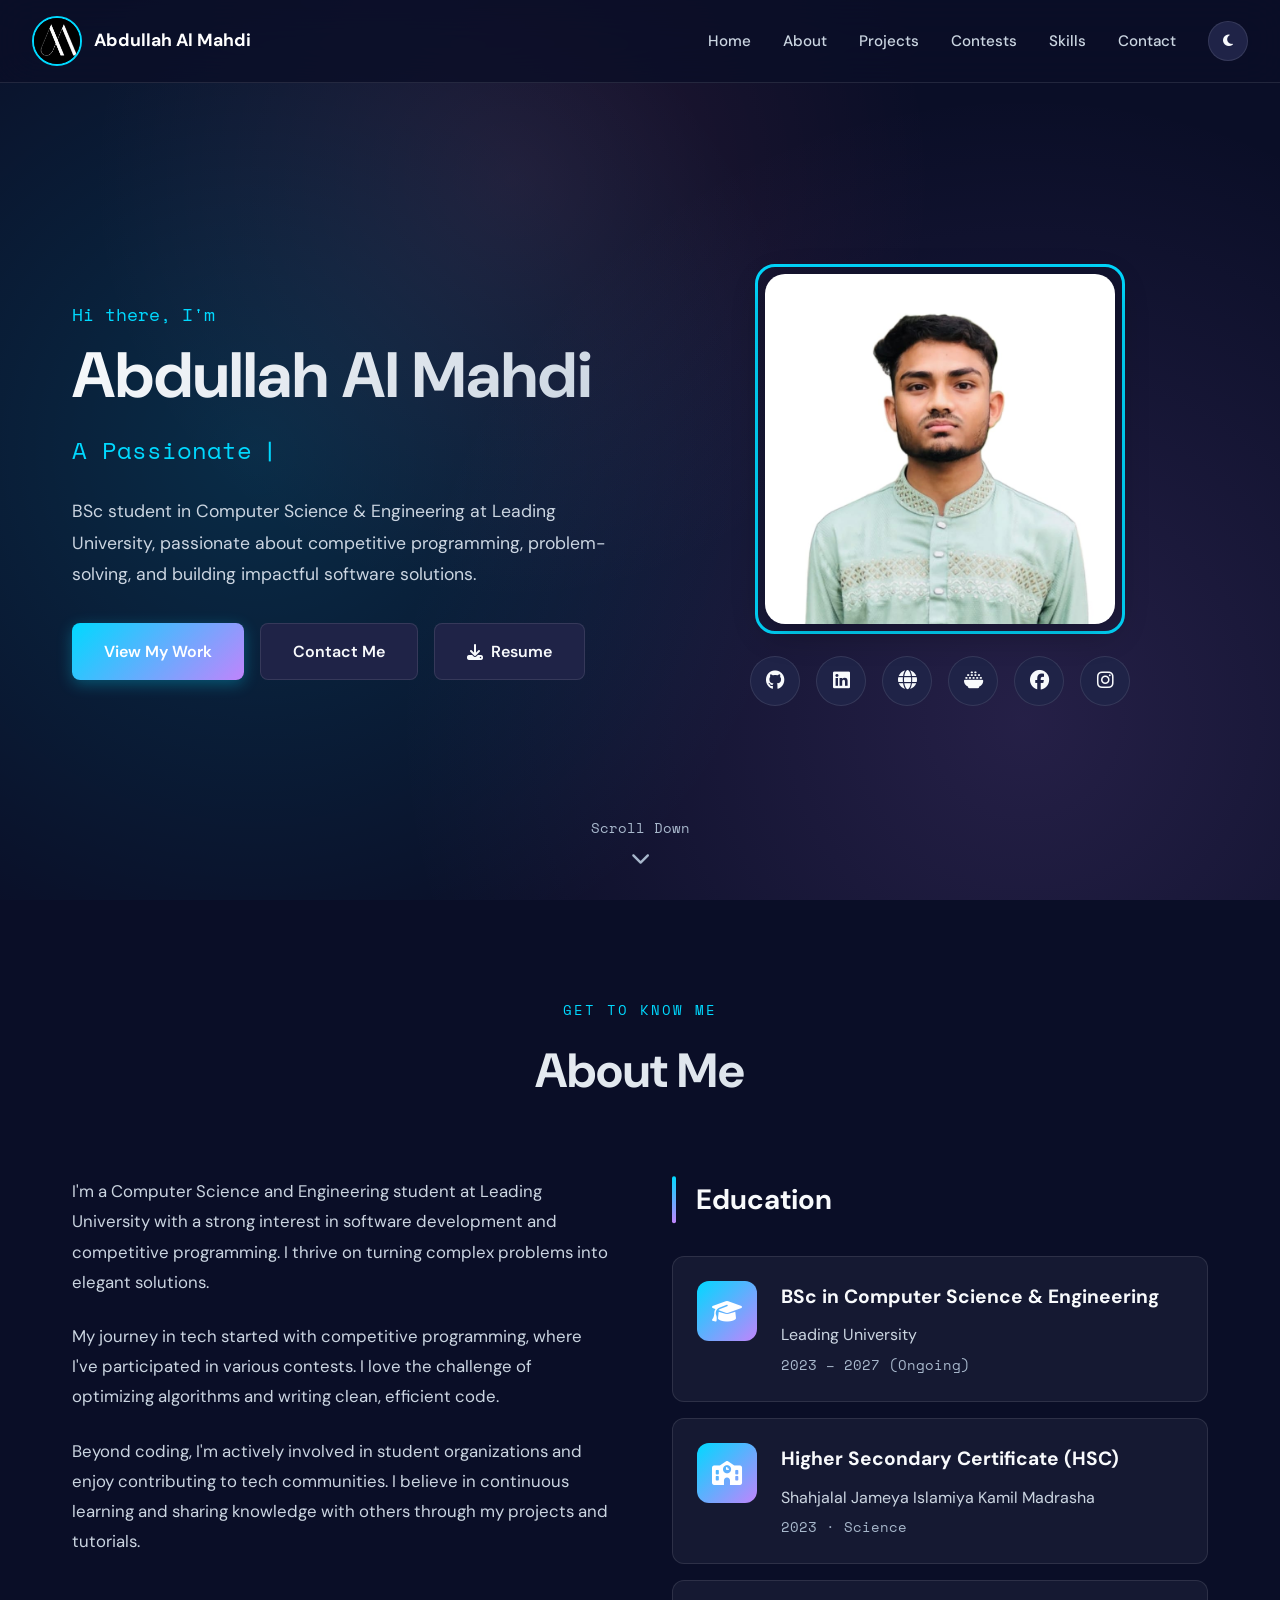
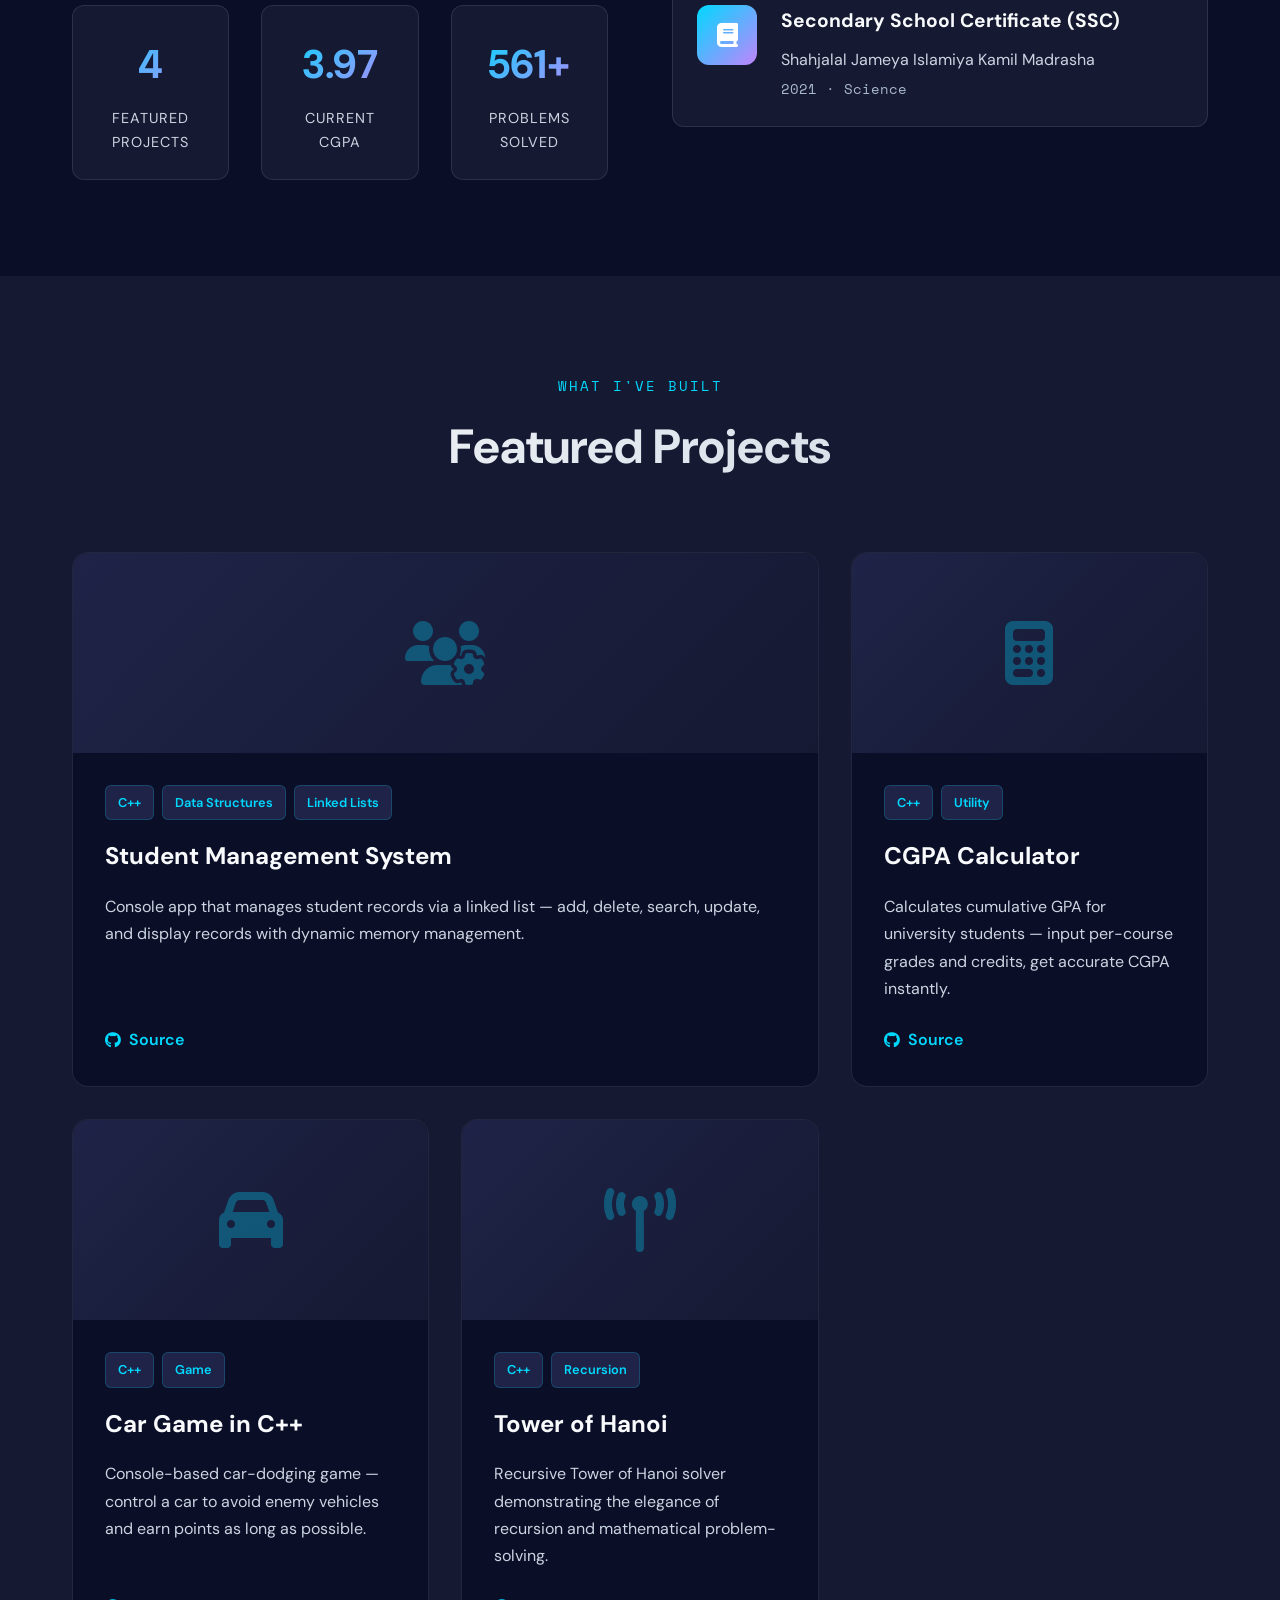
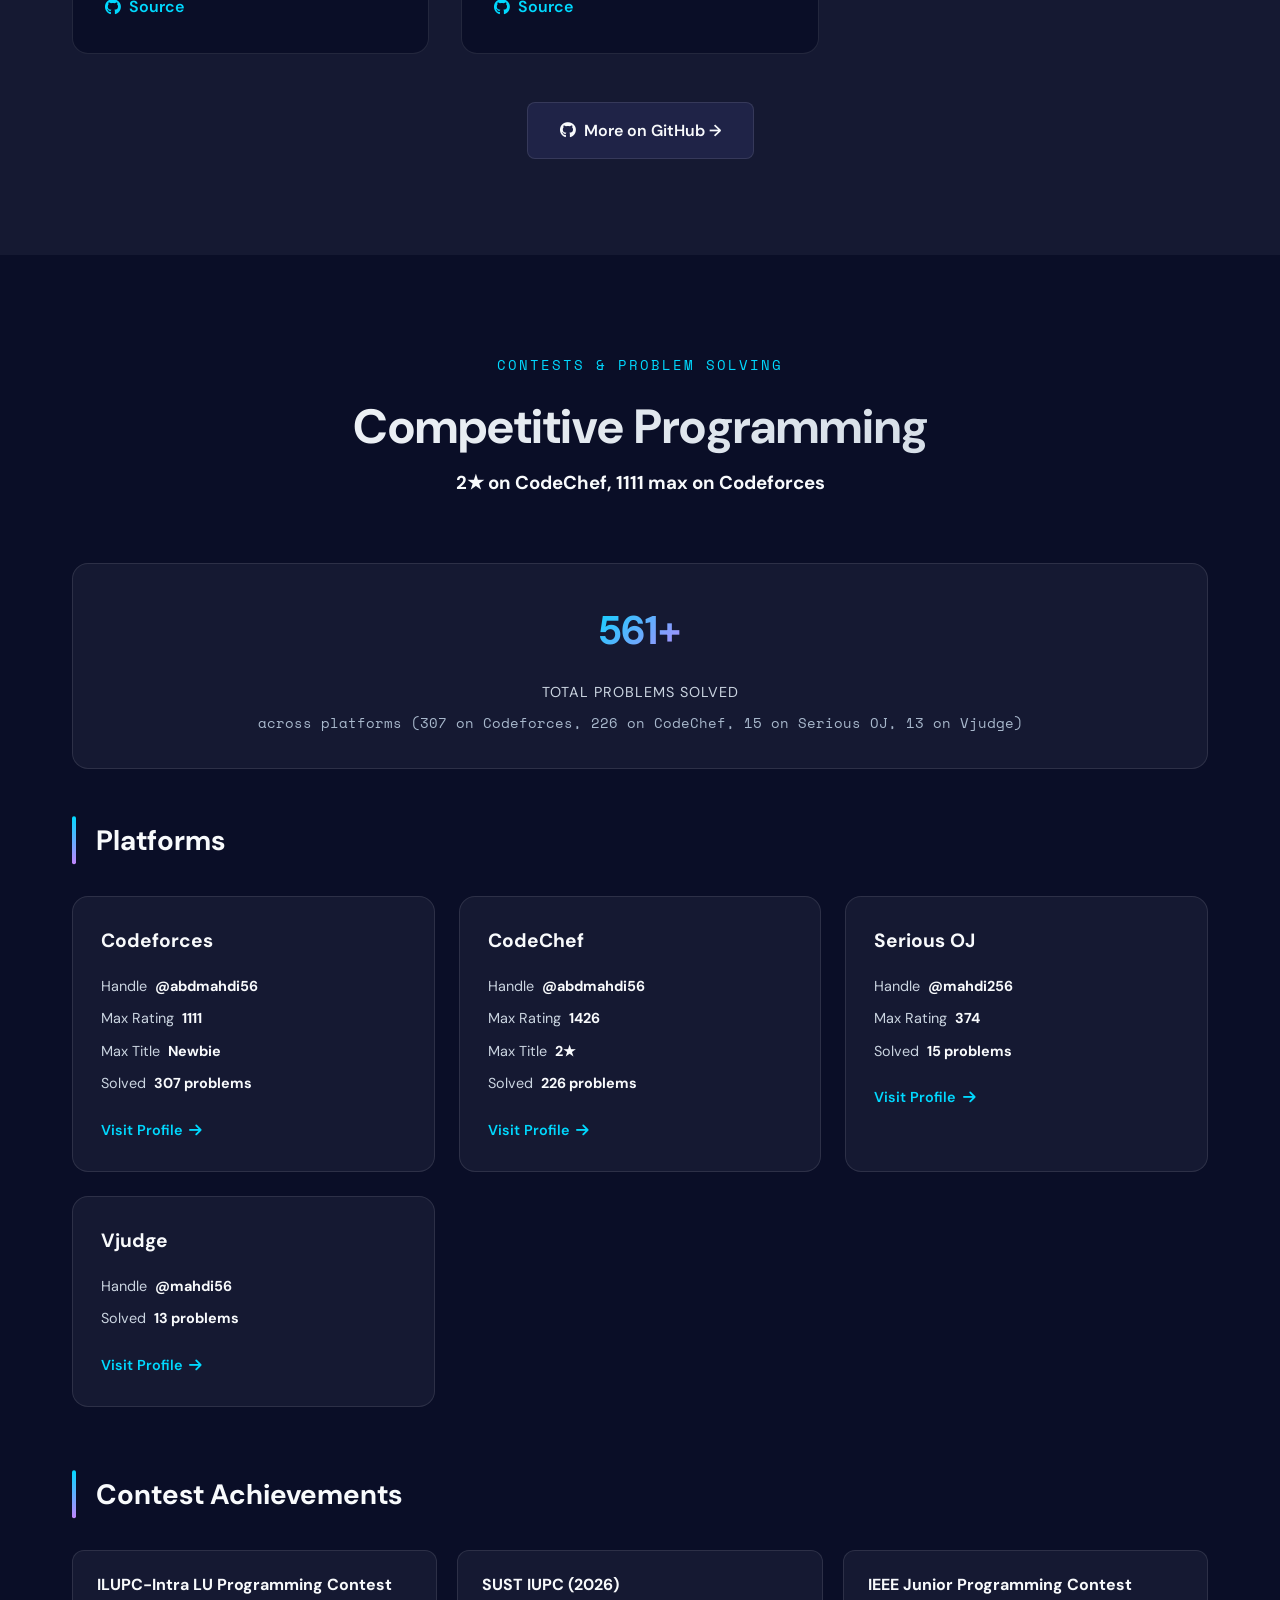
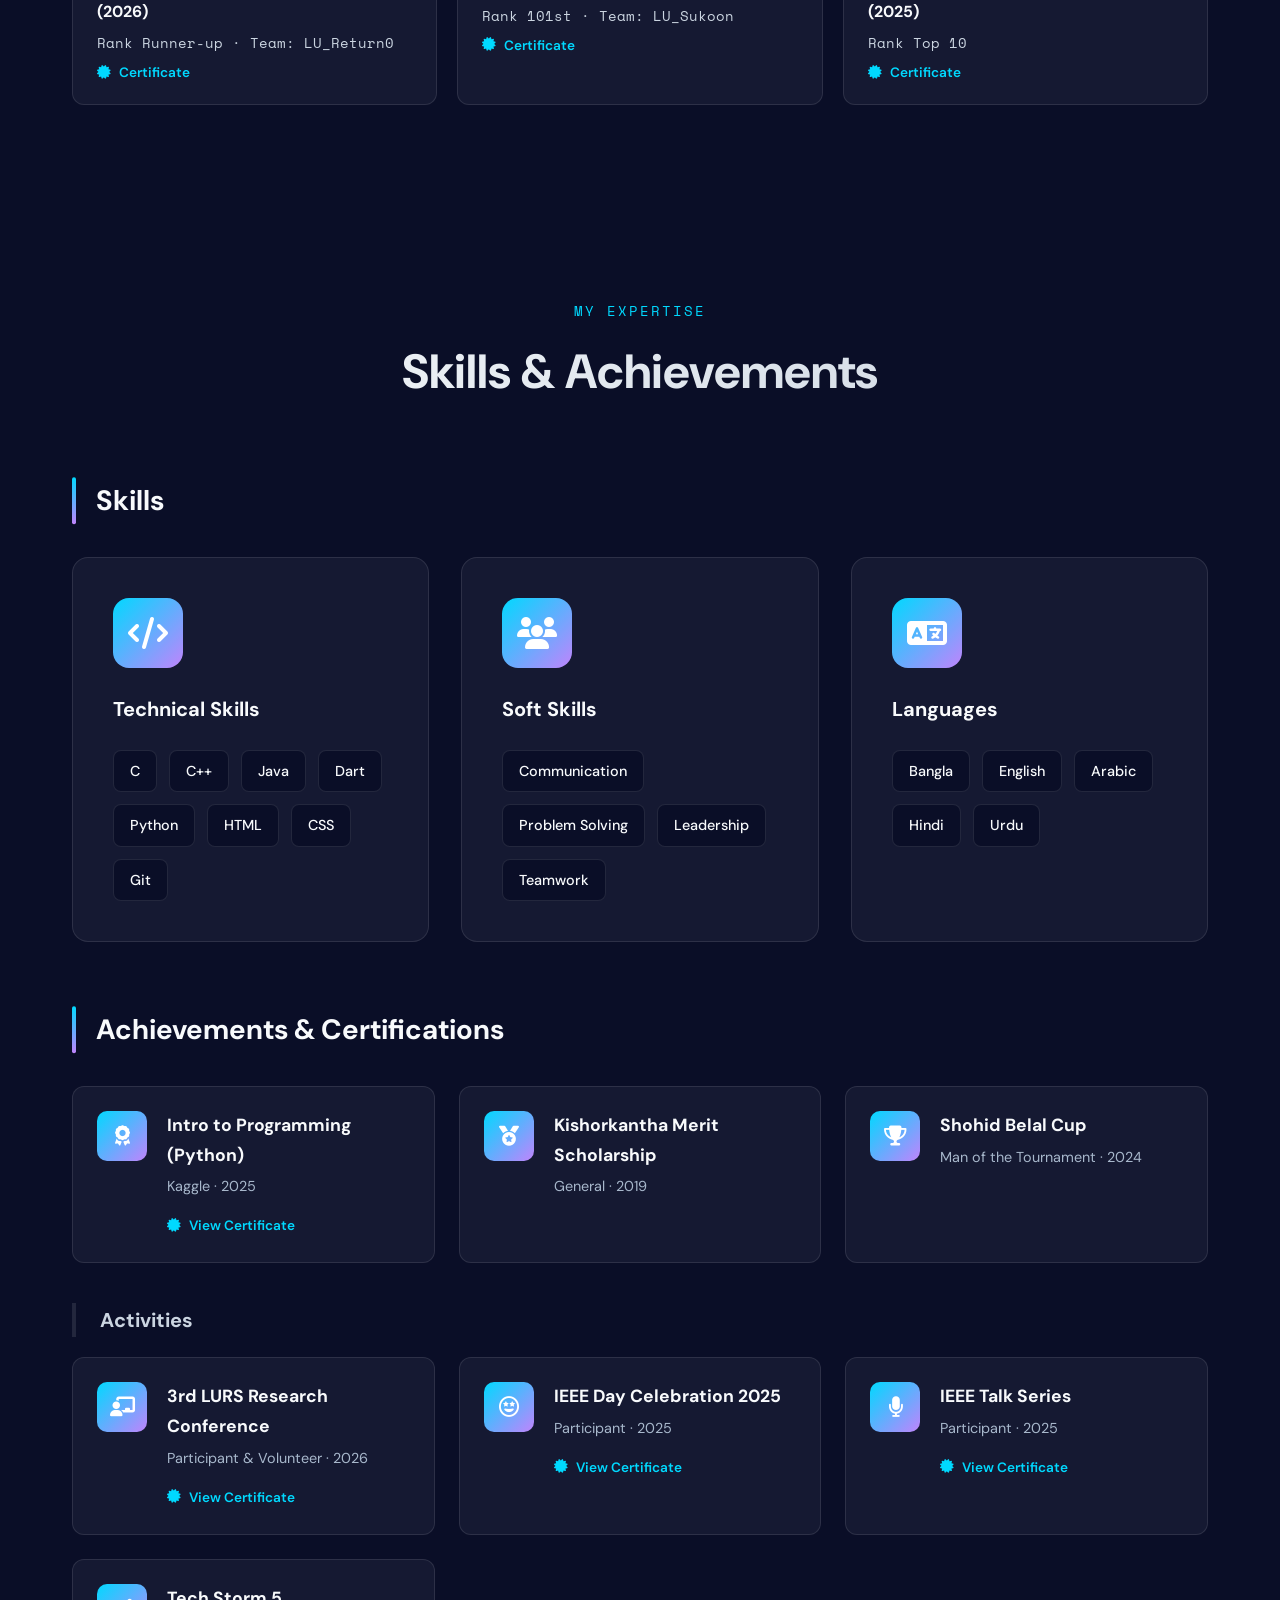
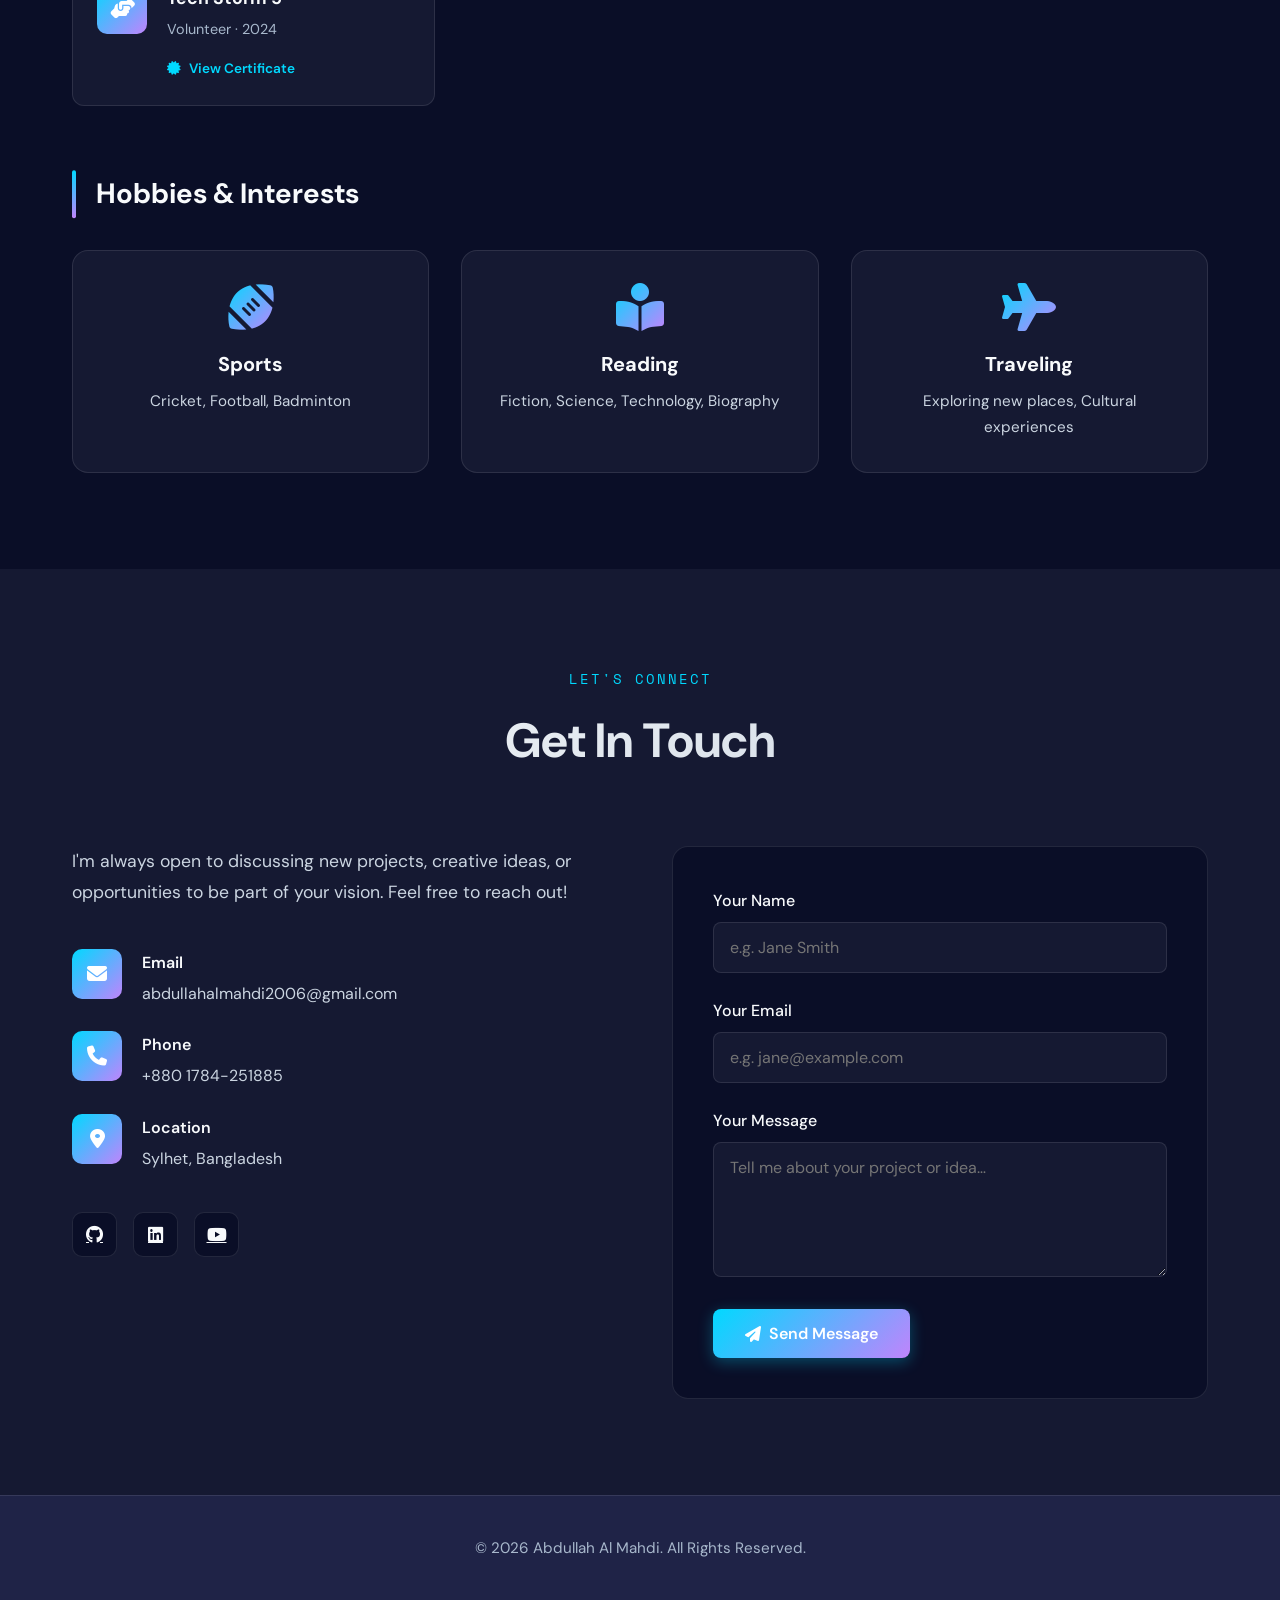
<file: index.html>
<!DOCTYPE html>
<html lang="en">
<head>
  <meta charset="UTF-8">
  <meta name="viewport" content="width=device-width, initial-scale=1.0">
  <title>Abdullah Al Mahdi — CSE Student &amp; Competitive Programmer</title>

  <!-- SEO / Social -->
  <meta name="description" content="Abdullah Al Mahdi — BSc CSE student at Leading University, competitive programmer, and software developer based in Sylhet, Bangladesh.">
  <link rel="canonical" href="https://abdmahdi.tech/">
  <meta name="theme-color" content="#0A0E27">

  <!-- Open Graph -->
  <meta property="og:type"        content="website">
  <meta property="og:url"         content="https://abdmahdi.tech/">
  <meta property="og:title"       content="Abdullah Al Mahdi — CSE Student &amp; Competitive Programmer">
  <meta property="og:description" content="BSc CSE student, competitive programmer, and software developer based in Sylhet, Bangladesh.">
  <meta property="og:image"       content="https://abdmahdi.tech/img/og.png">
  <!-- TODO: Create /img/og.png — a 1200×630 px branded card (name, title, photo). -->

  <!-- Twitter Card -->
  <meta name="twitter:card"        content="summary_large_image">
  <meta name="twitter:title"       content="Abdullah Al Mahdi — CSE Student &amp; Competitive Programmer">
  <meta name="twitter:description" content="BSc CSE student, competitive programmer, and software developer based in Sylhet, Bangladesh.">
  <meta name="twitter:image"       content="https://abdmahdi.tech/img/og.png">

  <!-- Structured Data -->
  <script type="application/ld+json">
  {
    "@context": "https://schema.org",
    "@type": "Person",
    "name": "Abdullah Al Mahdi",
    "url": "https://abdmahdi.tech/",
    "image": "https://abdmahdi.tech/img/me.jpg",
    "jobTitle": "BSc CSE Student & Competitive Programmer",
    "alumniOf": {
      "@type": "CollegeOrUniversity",
      "name": "Leading University"
    },
    "address": {
      "@type": "PostalAddress",
      "addressLocality": "Sylhet",
      "addressCountry": "BD"
    },
    "sameAs": [
      "https://github.com/abdmahdi56",
      "https://www.linkedin.com/in/abdullah-al-mahdi-02892b32a/",
      "https://codeforces.com/profile/abdmahdi56",
      "https://www.codechef.com/users/abdmahdi56"
    ]
  }
  </script>

  <link rel="preconnect" href="https://fonts.googleapis.com">
  <link rel="preconnect" href="https://fonts.gstatic.com" crossorigin>
  <link href="https://fonts.googleapis.com/css2?family=DM+Sans:wght@400;500;700&family=Space+Mono:wght@400;700&display=swap" rel="stylesheet">
  <link rel="stylesheet" href="https://cdnjs.cloudflare.com/ajax/libs/font-awesome/6.4.0/css/all.min.css">
  <link rel="stylesheet" href="style.css">
</head>
<body>

  <!-- Skip to main content (accessibility) -->
  <a class="skip-link" href="#main-content">Skip to main content</a>

  <!-- Navigation -->
  <nav class="nav" id="navbar" aria-label="Primary navigation">
    <div class="nav-container">
      <a class="nav-brand" href="#hero" aria-label="Abdullah Al Mahdi — home">
        <img src="img/logo.jpg" alt="AM Logo" class="nav-logo" width="50" height="50">
        <span class="nav-name">Abdullah Al Mahdi</span>
      </a>

      <button class="nav-toggle" id="navToggle" aria-label="Open navigation menu" aria-expanded="false" aria-controls="navMenu">
        <span></span>
        <span></span>
        <span></span>
      </button>

      <ul class="nav-menu" id="navMenu" role="list">
        <li><a href="#hero"     class="nav-link">Home</a></li>
        <li><a href="#about"    class="nav-link">About</a></li>
        <li><a href="#projects" class="nav-link">Projects</a></li>
        <li><a href="#cp"       class="nav-link">Contests</a></li>
        <li><a href="#skills"   class="nav-link">Skills</a></li>
        <li><a href="#contact"  class="nav-link">Contact</a></li>
        <li>
          <button class="theme-toggle" id="themeToggle" aria-label="Switch to light mode">
            <i class="fas fa-moon" aria-hidden="true"></i>
          </button>
        </li>
      </ul>
    </div>
  </nav>

  <!-- Hero Section -->
  <section class="hero" id="hero" aria-labelledby="hero-heading">
    <div class="hero-background" aria-hidden="true"></div>
    <div class="hero-content" id="main-content">
      <div class="hero-text">
        <p class="hero-greeting">Hi there, I'm</p>
        <h1 class="hero-title" id="hero-heading">Abdullah Al Mahdi</h1>
        <div class="hero-subtitle" aria-live="polite" aria-atomic="true">
          <span class="typing-text" id="typingText"></span>
          <span class="cursor" aria-hidden="true">|</span>
        </div>
        <p class="hero-description">
          BSc student in Computer Science &amp; Engineering at Leading University, passionate about competitive programming, problem-solving, and building impactful software solutions.
        </p>
        <div class="hero-cta">
          <a href="#projects" class="btn btn-primary">View My Work</a>
          <a href="#contact"  class="btn btn-secondary">Contact Me</a>
          <a href="resume.pdf" class="btn btn-secondary" download>
            <i class="fas fa-download" aria-hidden="true"></i> Resume
          </a>
        </div>
      </div>
      <div class="hero-image">
        <div class="image-wrapper">
          <img src="img/me.jpg" alt="Abdullah Al Mahdi smiling, a CSE student from Sylhet, Bangladesh">
          <div class="image-border" aria-hidden="true"></div>
        </div>
        <div class="social-links" aria-label="Social profiles">
          <a href="https://github.com/abdmahdi56" target="_blank" rel="noopener noreferrer"
             aria-label="GitHub profile of abdmahdi56">
            <i class="fab fa-github" aria-hidden="true"></i>
          </a>
          <a href="https://www.linkedin.com/in/abdullah-al-mahdi-02892b32a/" target="_blank" rel="noopener noreferrer"
             aria-label="LinkedIn profile of Abdullah Al Mahdi">
            <i class="fab fa-linkedin" aria-hidden="true"></i>
          </a>
          <a href="https://codeforces.com/profile/abdmahdi56" target="_blank" rel="noopener noreferrer"
             aria-label="Codeforces profile — abdmahdi56">
            <i class="fa-solid fa-globe" aria-hidden="true"></i>
          </a>
          <a href="https://www.codechef.com/users/abdmahdi56" target="_blank" rel="noopener noreferrer"
             aria-label="CodeChef profile — abdmahdi56">
            <i class="fa-solid fa-bowl-rice" aria-hidden="true"></i>
          </a>
          <a href="https://web.facebook.com/abdullahalmahdi2006" target="_blank" rel="noopener noreferrer"
             aria-label="Facebook profile of Abdullah Al Mahdi">
            <i class="fab fa-facebook" aria-hidden="true"></i>
          </a>
          <a href="https://www.instagram.com/abdullahalmahdi56/" target="_blank" rel="noopener noreferrer"
             aria-label="Instagram profile of Abdullah Al Mahdi">
            <i class="fab fa-instagram" aria-hidden="true"></i>
          </a>
        </div>
      </div>
    </div>
    <div class="scroll-indicator" aria-hidden="true">
      <span>Scroll Down</span>
      <i class="fas fa-chevron-down"></i>
    </div>
  </section>

  <!-- About Section -->
  <section class="about section" id="about" aria-labelledby="about-heading">
    <div class="container">
      <div class="section-header">
        <span class="section-label">Get to know me</span>
        <h2 class="section-title" id="about-heading">About Me</h2>
      </div>

      <div class="about-grid">
        <div class="about-content">
          <p>I'm a Computer Science and Engineering student at Leading University with a strong interest in software development and competitive programming. I thrive on turning complex problems into elegant solutions.</p>

          <p>My journey in tech started with competitive programming, where I've participated in various contests. I love the challenge of optimizing algorithms and writing clean, efficient code.</p>

          <p>Beyond coding, I'm actively involved in student organizations and enjoy contributing to tech communities. I believe in continuous learning and sharing knowledge with others through my projects and tutorials.</p>

          <div class="about-stats">
            <div class="stat-item">
              <span class="stat-number">4</span>
              <span class="stat-label">Featured Projects</span>
            </div>
            <div class="stat-item">
              <span class="stat-number">3.97</span>
              <span class="stat-label">Current CGPA</span>
            </div>
            <div class="stat-item">
              <span class="stat-number" id="stat-solved">550+</span>
              <span class="stat-label">Problems Solved</span>
            </div>
          </div>
        </div>

        <div class="about-education">
          <h3 class="subsection-title">Education</h3>

          <div class="education-item">
            <div class="edu-icon" aria-hidden="true">
              <i class="fas fa-graduation-cap"></i>
            </div>
            <div class="edu-content">
              <h4>BSc in Computer Science &amp; Engineering</h4>
              <p class="edu-institution">Leading University</p>
              <p class="edu-year">2023 – 2027 (Ongoing)</p>
            </div>
          </div>

          <div class="education-item">
            <div class="edu-icon" aria-hidden="true">
              <i class="fas fa-school"></i>
            </div>
            <div class="edu-content">
              <h4>Higher Secondary Certificate (HSC)</h4>
              <p class="edu-institution">Shahjalal Jameya Islamiya Kamil Madrasha</p>
              <p class="edu-year">2023 · Science</p>
            </div>
          </div>

          <div class="education-item">
            <div class="edu-icon" aria-hidden="true">
              <i class="fas fa-book"></i>
            </div>
            <div class="edu-content">
              <h4>Secondary School Certificate (SSC)</h4>
              <p class="edu-institution">Shahjalal Jameya Islamiya Kamil Madrasha</p>
              <p class="edu-year">2021 · Science</p>
            </div>
          </div>
        </div>
      </div>
    </div>
  </section>

  <!-- Projects Section -->
  <section class="projects section" id="projects" aria-labelledby="projects-heading">
    <div class="container">
      <div class="section-header">
        <span class="section-label">What I've built</span>
        <h2 class="section-title" id="projects-heading">Featured Projects</h2>
      </div>

      <div class="projects-grid">

        <!-- Project 1 -->
        <article class="project-card featured">
          <div class="project-image" aria-hidden="true">
            <!-- TODO: Add screenshot img/screenshots/student-management.png (16:9, ≤200 KB) -->
            <div class="project-overlay"></div>
            <i class="fas fa-users-cog project-icon"></i>
          </div>
          <div class="project-content">
            <div class="project-tags" aria-label="Technologies used">
              <span class="tag">C++</span>
              <span class="tag">Data Structures</span>
              <span class="tag">Linked Lists</span>
            </div>
            <h3 class="project-title">Student Management System</h3>
            <p class="project-description">
              Console app that manages student records via a linked list — add, delete, search, update, and display records with dynamic memory management.
            </p>
            <div class="project-links">
              <a href="https://github.com/abdmahdi56/Student-Management-System-By-Linklist"
                 target="_blank" rel="noopener noreferrer"
                 class="project-link"
                 aria-label="View Student Management System source code on GitHub">
                <i class="fab fa-github" aria-hidden="true"></i> Source
              </a>
            </div>
          </div>
        </article>

        <!-- Project 2 -->
        <article class="project-card">
          <div class="project-image" aria-hidden="true">
            <!-- TODO: Add screenshot img/screenshots/cgpa-calculator.png -->
            <div class="project-overlay"></div>
            <i class="fas fa-calculator project-icon"></i>
          </div>
          <div class="project-content">
            <div class="project-tags" aria-label="Technologies used">
              <span class="tag">C++</span>
              <span class="tag">Utility</span>
            </div>
            <h3 class="project-title">CGPA Calculator</h3>
            <p class="project-description">
              Calculates cumulative GPA for university students — input per-course grades and credits, get accurate CGPA instantly.
            </p>
            <div class="project-links">
              <a href="https://github.com/abdmahdi56/CGPA-calculator"
                 target="_blank" rel="noopener noreferrer"
                 class="project-link"
                 aria-label="View CGPA Calculator source code on GitHub">
                <i class="fab fa-github" aria-hidden="true"></i> Source
              </a>
            </div>
          </div>
        </article>

        <!-- Project 3 -->
        <article class="project-card">
          <div class="project-image" aria-hidden="true">
            <!-- TODO: Add screenshot img/screenshots/car-game.png -->
            <div class="project-overlay"></div>
            <i class="fa-solid fa-car project-icon"></i>
          </div>
          <div class="project-content">
            <div class="project-tags" aria-label="Technologies used">
              <span class="tag">C++</span>
              <span class="tag">Game</span>
            </div>
            <h3 class="project-title">Car Game in C++</h3>
            <p class="project-description">
              Console-based car-dodging game — control a car to avoid enemy vehicles and earn points as long as possible.
            </p>
            <div class="project-links">
              <a href="https://github.com/abdmahdi56/Car-Game-in-cpp"
                 target="_blank" rel="noopener noreferrer"
                 class="project-link"
                 aria-label="View Car Game in C++ source code on GitHub">
                <i class="fab fa-github" aria-hidden="true"></i> Source
              </a>
            </div>
          </div>
        </article>

        <!-- Project 4 -->
        <article class="project-card">
          <div class="project-image" aria-hidden="true">
            <!-- TODO: Add screenshot img/screenshots/tower-of-hanoi.png -->
            <div class="project-overlay"></div>
            <i class="fas fa-tower-broadcast project-icon"></i>
          </div>
          <div class="project-content">
            <div class="project-tags" aria-label="Technologies used">
              <span class="tag">C++</span>
              <span class="tag">Recursion</span>
            </div>
            <h3 class="project-title">Tower of Hanoi</h3>
            <p class="project-description">
              Recursive Tower of Hanoi solver demonstrating the elegance of recursion and mathematical problem-solving.
            </p>
            <div class="project-links">
              <a href="https://github.com/abdmahdi56/Tower-Of-Hanoi"
                 target="_blank" rel="noopener noreferrer"
                 class="project-link"
                 aria-label="View Tower of Hanoi source code on GitHub">
                <i class="fab fa-github" aria-hidden="true"></i> Source
              </a>
            </div>
          </div>
        </article>

      </div><!-- /.projects-grid -->

      <div class="projects-more">
        <a href="https://github.com/abdmahdi56"
           target="_blank" rel="noopener noreferrer"
           class="btn btn-secondary"
           aria-label="View more projects on GitHub — abdmahdi56">
          <i class="fab fa-github" aria-hidden="true"></i> More on GitHub →
        </a>
      </div>

    </div>
  </section>

  <!-- Competitive Programming Section -->
  <section class="cp section" id="cp" aria-labelledby="cp-heading">
    <div class="container">
      <div class="section-header">
        <span class="section-label">Contests &amp; Problem Solving</span>
        <h2 class="section-title" id="cp-heading">Competitive Programming</h2>
        <h3 class="section-highlight" id="cp-highlight">2★ on CodeChef, 1111 max on Codeforces</h3>
      </div>

      <!-- Summary row (totals injected by JS) -->
      <div class="cp-summary" aria-label="Problems solved summary">
        <div class="cp-total">
          <span class="stat-number" id="cp-total-solved">—</span>
          <span class="stat-label">Total Problems Solved</span>
          <span class="cp-breakdown" id="cp-breakdown">across platforms</span>
        </div>
      </div>

      <!-- Platform cards -->
      <h3 class="subsection-title">Platforms</h3>
      <div class="cp-platforms" id="cp-platforms" aria-label="Competitive programming platforms">
        <!-- Populated by JS -->
      </div>

      <!-- Contest achievements -->
      <h3 class="subsection-title">Contest Achievements</h3>
      <ul class="cp-achievements-list" id="cp-achievements" aria-label="Contest results">
        <!-- Populated by JS -->
      </ul>

    </div>
  </section>

  <!-- Skills Section -->
  <section class="skills section" id="skills" aria-labelledby="skills-heading">
    <div class="container">
      <div class="section-header">
        <span class="section-label">My expertise</span>
        <h2 class="section-title" id="skills-heading">Skills &amp; Achievements</h2>
      </div>

      <h3 class="subsection-title">Skills</h3>
      <div class="skills-grid" role="list">

        <div class="skill-category" role="listitem">
          <div class="category-icon" aria-hidden="true">
            <i class="fas fa-code"></i>
          </div>
          <h4 class="skill-category-title">Technical Skills</h4>
          <div class="skill-tags">
            <span class="skill-tag">C</span>
            <span class="skill-tag">C++</span>
            <span class="skill-tag">Java</span>
            <span class="skill-tag">Dart</span>
            <span class="skill-tag">Python</span>
            <span class="skill-tag">HTML</span>
            <span class="skill-tag">CSS</span>
            <span class="skill-tag">Git</span>
          </div>
        </div>

        <div class="skill-category" role="listitem">
          <div class="category-icon" aria-hidden="true">
            <i class="fas fa-users"></i>
          </div>
          <h4 class="skill-category-title">Soft Skills</h4>
          <div class="skill-tags">
            <span class="skill-tag">Communication</span>
            <span class="skill-tag">Problem Solving</span>
            <span class="skill-tag">Leadership</span>
            <span class="skill-tag">Teamwork</span>
          </div>
        </div>

        <div class="skill-category" role="listitem">
          <div class="category-icon" aria-hidden="true">
            <i class="fas fa-language"></i>
          </div>
          <h4 class="skill-category-title">Languages</h4>
          <div class="skill-tags">
            <span class="skill-tag">Bangla</span>
            <span class="skill-tag">English</span>
            <span class="skill-tag">Arabic</span>
            <span class="skill-tag">Hindi</span>
            <span class="skill-tag">Urdu</span>
          </div>
        </div>

      </div><!-- /.skills-grid -->

      <!-- Achievements -->
      <div class="achievements">
        <h3 class="subsection-title">Achievements &amp; Certifications</h3>
        <div class="achievements-grid">

          <div class="achievement-card">
            <div class="achievement-icon" aria-hidden="true">
              <i class="fas fa-award"></i>
            </div>
            <div class="achievement-content">
              <h4>Intro to Programming (Python)</h4>
              <p>Kaggle · 2025</p>
              <a href="docs/abdullah-al-mahdi-intro-to-programming.png"
                 target="_blank" rel="noopener noreferrer"
                 class="cert-link"
                 aria-label="View Intro to Programming certificate from Kaggle">
                <i class="fas fa-certificate" aria-hidden="true"></i> View Certificate
              </a>
            </div>
          </div>

          <div class="achievement-card">
            <div class="achievement-icon" aria-hidden="true">
              <i class="fas fa-medal"></i>
            </div>
            <div class="achievement-content">
              <h4>Kishorkantha Merit Scholarship</h4>
              <p>General · 2019</p>
              <!-- No certificate file available; link removed -->
            </div>
          </div>

          <div class="achievement-card">
            <div class="achievement-icon" aria-hidden="true">
              <i class="fas fa-trophy"></i>
            </div>
            <div class="achievement-content">
              <h4>Shohid Belal Cup</h4>
              <p>Man of the Tournament · 2024</p>
            </div>
          </div>

        </div><!-- /.achievements-grid -->

        <!-- Activities -->
        <h4 class="activities-title">Activities</h4>
        <div class="achievements-grid">

          <div class="achievement-card">
            <div class="achievement-icon" aria-hidden="true">
              <i class="fas fa-chalkboard-user"></i>
            </div>
            <div class="achievement-content">
              <h4>3rd LURS Research Conference</h4>
              <p>Participant &amp; Volunteer · 2026</p>
              <a href="img/3rdlurs-certificate.png"
                 target="_blank" rel="noopener noreferrer"
                 class="cert-link"
                 aria-label="View 3rd LURS Research Conference certificate">
                <i class="fas fa-certificate" aria-hidden="true"></i> View Certificate
              </a>
            </div>
          </div>

          <div class="achievement-card">
            <div class="achievement-icon" aria-hidden="true">
              <i class="fa-regular fa-face-grin-stars"></i>
            </div>
            <div class="achievement-content">
              <h4>IEEE Day Celebration 2025</h4>
              <p>Participant · 2025</p>
              <a href="img/ieee-day-certificate.png"
                 target="_blank" rel="noopener noreferrer"
                 class="cert-link"
                 aria-label="View IEEE Day Celebration 2025 certificate">
                <i class="fas fa-certificate" aria-hidden="true"></i> View Certificate
              </a>
            </div>
          </div>

          <div class="achievement-card">
            <div class="achievement-icon" aria-hidden="true">
              <i class="fas fa-microphone"></i>
            </div>
            <div class="achievement-content">
              <h4>IEEE Talk Series</h4>
              <p>Participant · 2025</p>
              <a href="docs/ieee-talk-series-certificate.pdf"
                 target="_blank" rel="noopener noreferrer"
                 class="cert-link"
                 aria-label="View IEEE Talk Series certificate">
                <i class="fas fa-certificate" aria-hidden="true"></i> View Certificate
              </a>
            </div>
          </div>

          <div class="achievement-card">
            <div class="achievement-icon" aria-hidden="true">
              <i class="fas fa-hands-helping"></i>
            </div>
            <div class="achievement-content">
              <h4>Tech Storm 5</h4>
              <p>Volunteer · 2024</p>
              <a href="img/tech-storm-5-certificate.jpg"
                 target="_blank" rel="noopener noreferrer"
                 class="cert-link"
                 aria-label="View Tech Storm 5 Volunteering certificate">
                <i class="fas fa-certificate" aria-hidden="true"></i> View Certificate
              </a>
            </div>
          </div>

        </div><!-- /.achievements-grid (activities) -->
      </div><!-- /.achievements -->

      <!-- Hobbies -->
      <div class="hobbies">
        <h3 class="subsection-title">Hobbies &amp; Interests</h3>
        <div class="hobbies-grid">
          <div class="hobby-card">
            <i class="fas fa-football-ball" aria-hidden="true"></i>
            <h4>Sports</h4>
            <p>Cricket, Football, Badminton</p>
          </div>
          <div class="hobby-card">
            <i class="fas fa-book-reader" aria-hidden="true"></i>
            <h4>Reading</h4>
            <p>Fiction, Science, Technology, Biography</p>
          </div>
          <div class="hobby-card">
            <i class="fas fa-plane" aria-hidden="true"></i>
            <h4>Traveling</h4>
            <p>Exploring new places, Cultural experiences</p>
          </div>
        </div>
      </div>

    </div>
  </section>

  <!-- Contact Section -->
  <section class="contact section" id="contact" aria-labelledby="contact-heading">
    <div class="container">
      <div class="section-header">
        <span class="section-label">Let's connect</span>
        <h2 class="section-title" id="contact-heading">Get In Touch</h2>
      </div>

      <div class="contact-grid">
        <div class="contact-info">
          <p class="contact-intro">
            I'm always open to discussing new projects, creative ideas, or opportunities to be part of your vision. Feel free to reach out!
          </p>

          <div class="contact-details">
            <div class="contact-item">
              <div class="contact-icon" aria-hidden="true">
                <i class="fas fa-envelope"></i>
              </div>
              <div class="contact-text">
                <h3>Email</h3>
                <a href="mailto:abdullahalmahdi2006@gmail.com">abdullahalmahdi2006@gmail.com</a>
              </div>
            </div>

            <div class="contact-item">
              <div class="contact-icon" aria-hidden="true">
                <i class="fas fa-phone"></i>
              </div>
              <div class="contact-text">
                <h3>Phone</h3>
                <a href="tel:+8801784251885">+880 1784-251885</a>
              </div>
            </div>

            <div class="contact-item">
              <div class="contact-icon" aria-hidden="true">
                <i class="fas fa-map-marker-alt"></i>
              </div>
              <div class="contact-text">
                <h3>Location</h3>
                <p>Sylhet, Bangladesh</p>
              </div>
            </div>
          </div>

          <div class="contact-social" aria-label="Social profiles">
            <a href="https://github.com/abdmahdi56" target="_blank" rel="noopener noreferrer"
               aria-label="GitHub profile of abdmahdi56">
              <i class="fab fa-github" aria-hidden="true"></i>
            </a>
            <a href="https://www.linkedin.com/in/abdullah-al-mahdi-02892b32a/" target="_blank" rel="noopener noreferrer"
               aria-label="LinkedIn profile of Abdullah Al Mahdi">
              <i class="fab fa-linkedin" aria-hidden="true"></i>
            </a>
            <a href="https://www.youtube.com/@abdullahalmahdi2006" target="_blank" rel="noopener noreferrer"
               aria-label="YouTube channel of Abdullah Al Mahdi">
              <i class="fab fa-youtube" aria-hidden="true"></i>
            </a>
          </div>
        </div>

        <form class="contact-form" action="https://formspree.io/f/xqaydner" method="POST" novalidate>
          <div class="form-group">
            <label for="name">Your Name</label>
            <input type="text" id="name" name="name"
                   autocomplete="name"
                   placeholder="e.g. Jane Smith"
                   required>
          </div>

          <div class="form-group">
            <label for="email">Your Email</label>
            <input type="email" id="email" name="email"
                   autocomplete="email"
                   placeholder="e.g. jane@example.com"
                   required>
          </div>

          <div class="form-group">
            <label for="message">Your Message</label>
            <textarea id="message" name="message" rows="5"
                      placeholder="Tell me about your project or idea…"
                      required></textarea>
          </div>

          <button type="submit" class="btn btn-primary">
            <i class="fas fa-paper-plane" aria-hidden="true"></i> Send Message
          </button>
        </form>
      </div>
    </div>
  </section>

  <!-- Footer -->
  <footer class="footer">
    <div class="container">
      <div class="footer-content">
        <p>&copy; <span id="year">2026</span> Abdullah Al Mahdi. All Rights Reserved.</p>
      </div>
    </div>
  </footer>

  <script src="script.js"></script>
</body>
</html>
</file>
<file: style.css>
/* ========================================
   VARIABLES & RESET
======================================== */

:root {
  /* Colors - Distinctive palette */
  --primary: #00D9FF;
  --primary-dark: #00B8D9;
  --secondary: #FF6B9D;
  --accent: #C084FC;
  
  --bg-primary: #0A0E27;
  --bg-secondary: #151932;
  --bg-tertiary: #1F2347;
  
  --text-primary: #F8FAFC;
  --text-secondary: #CBD5E1;
  /* raised from #94A3B8 to pass WCAG AA on dark backgrounds */
  --text-muted: #A8B8CC;
  
  --border-color: rgba(255, 255, 255, 0.1);
  --shadow-sm: 0 2px 8px rgba(0, 0, 0, 0.1);
  --shadow-md: 0 4px 16px rgba(0, 0, 0, 0.2);
  --shadow-lg: 0 8px 32px rgba(0, 0, 0, 0.3);
  
  /* Typography */
  --font-primary: 'DM Sans', sans-serif;
  --font-mono: 'Space Mono', monospace;
  
  /* Spacing */
  --section-padding: 6rem 0;
  --container-padding: 0 2rem;
  
  /* Transitions */
  --transition-smooth: all 0.3s cubic-bezier(0.4, 0, 0.2, 1);
  --transition-bounce: all 0.5s cubic-bezier(0.68, -0.55, 0.265, 1.55);
}

/* ========================================
   ACCESSIBILITY
======================================== */

/* Skip to content link */
.skip-link {
  position: absolute;
  top: -100%;
  left: 1rem;
  z-index: 9999;
  background: var(--primary);
  color: var(--bg-primary);
  padding: 0.75rem 1.25rem;
  border-radius: 0 0 8px 8px;
  font-weight: 700;
  text-decoration: none;
  transition: top 0.2s ease;
}

.skip-link:focus {
  top: 0;
}

/* Global focus-visible ring */
:focus-visible {
  outline: 3px solid var(--primary);
  outline-offset: 3px;
  border-radius: 4px;
}

/* Remove default outline only when not keyboard-navigating */
:focus:not(:focus-visible) {
  outline: none;
}

/* Reduced motion */
@media (prefers-reduced-motion: reduce) {
  *,
  *::before,
  *::after {
    animation-duration: 0.01ms !important;
    animation-iteration-count: 1 !important;
    transition-duration: 0.01ms !important;
    scroll-behavior: auto !important;
  }

  .hero-greeting,
  .hero-title,
  .hero-subtitle,
  .hero-description,
  .hero-cta,
  .hero-image {
    opacity: 1 !important;
    transform: none !important;
    animation: none !important;
  }

  .cursor {
    animation: none !important;
  }

  .image-border {
    animation: none !important;
  }

  .scroll-indicator {
    animation: none !important;
  }
}

/* Light Mode */
body.light-mode {
  --primary: #0284C7;
  --primary-dark: #0369A1;
  --secondary: #E11D48;
  --accent: #9333EA;
  
  --bg-primary: #FFFFFF;
  --bg-secondary: #F8FAFC;
  --bg-tertiary: #F1F5F9;
  
  --text-primary: #0F172A;
  --text-secondary: #475569;
  --text-muted: #64748B;
  
  --border-color: rgba(15, 23, 42, 0.1);
  --shadow-sm: 0 2px 8px rgba(0, 0, 0, 0.05);
  --shadow-md: 0 4px 16px rgba(0, 0, 0, 0.08);
  --shadow-lg: 0 8px 32px rgba(0, 0, 0, 0.12);
}

* {
  margin: 0;
  padding: 0;
  box-sizing: border-box;
}

html {
  scroll-behavior: smooth;
}

body {
  font-family: var(--font-primary);
  background: var(--bg-primary);
  color: var(--text-primary);
  line-height: 1.7;
  overflow-x: hidden;
  transition: background 0.3s ease, color 0.3s ease;
}

.container {
  max-width: 1200px;
  margin: 0 auto;
  padding: var(--container-padding);
}

/* ========================================
   NAVIGATION
======================================== */

.nav {
  position: fixed;
  top: 0;
  left: 0;
  right: 0;
  z-index: 1000;
  background: rgba(10, 14, 39, 0.8);
  backdrop-filter: blur(20px);
  border-bottom: 1px solid var(--border-color);
  transition: var(--transition-smooth);
}

body.light-mode .nav {
  background: rgba(255, 255, 255, 0.8);
}

.nav.scrolled {
  box-shadow: var(--shadow-md);
}

.nav-container {
  max-width: 1400px;
  margin: 0 auto;
  padding: 1rem 2rem;
  display: flex;
  justify-content: space-between;
  align-items: center;
}

.nav-brand {
  display: flex;
  align-items: center;
  gap: 0.75rem;
  font-weight: 700;
  font-size: 1.1rem;
  color: var(--text-primary);
  text-decoration: none;
}

.nav-logo {
  width: 50px;
  height: 50px;
  border-radius: 60%;
  object-fit: cover;
  border: 2px solid var(--primary);
}

.nav-name {
  background: none;
color: var(--white, #ffffff);
font-weight: bold;
-webkit-background-clip: initial;
-webkit-text-fill-color: initial;
background-clip: initial;

}

.nav-toggle {
  display: none;
  flex-direction: column;
  gap: 5px;
  background: none;
  border: none;
  cursor: pointer;
  padding: 0.5rem;
}

.nav-toggle span {
  width: 25px;
  height: 2px;
  background: var(--text-primary);
  transition: var(--transition-smooth);
  border-radius: 2px;
}

.nav-menu {
  display: flex;
  align-items: center;
  gap: 2rem;
  list-style: none;
}

.nav-link {
  color: var(--text-secondary);
  text-decoration: none;
  font-weight: 500;
  font-size: 0.95rem;
  position: relative;
  transition: var(--transition-smooth);
}

.nav-link::after {
  content: '';
  position: absolute;
  bottom: -5px;
  left: 0;
  width: 0;
  height: 2px;
  background: linear-gradient(90deg, var(--primary), var(--accent));
  transition: width 0.3s ease;
}

.nav-link:hover {
  color: var(--primary);
}

.nav-link:hover::after {
  width: 100%;
}

.theme-toggle {
  background: var(--bg-tertiary);
  border: 1px solid var(--border-color);
  color: var(--text-primary);
  width: 40px;
  height: 40px;
  border-radius: 50%;
  cursor: pointer;
  display: flex;
  align-items: center;
  justify-content: center;
  transition: var(--transition-smooth);
}

.theme-toggle:hover {
  background: var(--primary);
  color: var(--bg-primary);
  transform: rotate(180deg);
}

/* ========================================
   HERO SECTION
======================================== */

.hero {
  min-height: 100vh;
  display: flex;
  align-items: center;
  justify-content: center;
  position: relative;
  padding-top: 80px;
  overflow: hidden;
}

.hero-background {
  position: absolute;
  top: 0;
  left: 0;
  right: 0;
  bottom: 0;
  background: 
    radial-gradient(circle at 20% 50%, rgba(0, 217, 255, 0.15) 0%, transparent 50%),
    radial-gradient(circle at 80% 80%, rgba(192, 132, 252, 0.15) 0%, transparent 50%),
    radial-gradient(circle at 40% 20%, rgba(255, 107, 157, 0.1) 0%, transparent 40%);
  z-index: 0;
}

.hero-content {
  max-width: 1200px;
  margin: 0 auto;
  padding: 0 2rem;
  display: grid;
  grid-template-columns: 1fr 1fr;
  gap: 4rem;
  align-items: center;
  position: relative;
  z-index: 1;
}

.hero-greeting {
  font-family: var(--font-mono);
  color: var(--primary);
  font-size: 1.1rem;
  margin-bottom: 0.5rem;
  opacity: 0;
  animation: fadeInUp 0.6s ease forwards;
}

.hero-title {
  font-size: clamp(2.5rem, 6vw, 4rem);
  font-weight: 700;
  line-height: 1.2;
  margin-bottom: 1rem;
  background: linear-gradient(135deg, var(--text-primary) 0%, var(--text-secondary) 100%);
  -webkit-background-clip: text;
  -webkit-text-fill-color: transparent;
  background-clip: text;
  opacity: 0;
  animation: fadeInUp 0.6s ease 0.2s forwards;
}

.hero-subtitle {
  font-size: clamp(1.2rem, 3vw, 1.5rem);
  color: var(--primary);
  margin-bottom: 1.5rem;
  min-height: 2.5rem;
  opacity: 0;
  animation: fadeInUp 0.6s ease 0.4s forwards;
}

.typing-text {
  font-family: var(--font-mono);
}

.cursor {
  animation: blink 1s infinite;
  color: var(--primary);
}

.hero-description {
  color: var(--text-secondary);
  font-size: 1.1rem;
  max-width: 550px;
  margin-bottom: 2rem;
  line-height: 1.8;
  opacity: 0;
  animation: fadeInUp 0.6s ease 0.6s forwards;
}

.hero-cta {
  display: flex;
  gap: 1rem;
  flex-wrap: wrap;
  opacity: 0;
  animation: fadeInUp 0.6s ease 0.8s forwards;
}

.hero-image {
  position: relative;
  display: flex;
  flex-direction: column;
  align-items: center;
  gap: 2rem;
  opacity: 0;
  animation: fadeInUp 0.6s ease 1s forwards;
}

.image-wrapper {
  position: relative;
  width: 350px;
  height: 350px;
}

.image-wrapper img {
  width: 100%;
  height: 100%;
  object-fit: cover;
  border-radius: 20px;
  position: relative;
  z-index: 2;
  box-shadow: var(--shadow-lg);
}

.image-border {
  position: absolute;
  top: -10px;
  left: -10px;
  right: -10px;
  bottom: -10px;
  border: 3px solid var(--primary);
  border-radius: 20px;
  z-index: 1;
  animation: borderFloat 3s ease-in-out infinite;
}

.social-links {
  display: flex;
  gap: 1rem;
}

.social-links a {
  width: 50px;
  height: 50px;
  border-radius: 50%;
  background: var(--bg-tertiary);
  border: 1px solid var(--border-color);
  display: flex;
  align-items: center;
  justify-content: center;
  color: var(--text-primary);
  font-size: 1.2rem;
  transition: var(--transition-smooth);
  text-decoration: none;
}

.social-links a:hover {
  background: var(--primary);
  color: var(--bg-primary);
  transform: translateY(-5px);
  box-shadow: 0 8px 20px rgba(0, 217, 255, 0.3);
}

.scroll-indicator {
  position: absolute;
  bottom: 2rem;
  left: 50%;
  transform: translateX(-50%);
  display: flex;
  flex-direction: column;
  align-items: center;
  gap: 0.5rem;
  color: var(--text-muted);
  font-size: 0.9rem;
  font-family: var(--font-mono);
  animation: bounce 2s infinite;
}

.scroll-indicator i {
  font-size: 1.2rem;
}

/* ========================================
   BUTTONS
======================================== */

.btn {
  padding: 0.875rem 2rem;
  border-radius: 8px;
  font-weight: 600;
  font-size: 1rem;
  text-decoration: none;
  display: inline-flex;
  align-items: center;
  gap: 0.5rem;
  transition: var(--transition-smooth);
  border: none;
  cursor: pointer;
  font-family: var(--font-primary);
}

.btn-primary {
  background: linear-gradient(135deg, var(--primary), var(--accent));
  color: white;
  box-shadow: 0 4px 15px rgba(0, 217, 255, 0.3);
}

.btn-primary:hover {
  transform: translateY(-2px);
  box-shadow: 0 6px 20px rgba(0, 217, 255, 0.4);
}

.btn-secondary {
  background: var(--bg-tertiary);
  color: var(--text-primary);
  border: 1px solid var(--border-color);
}

.btn-secondary:hover {
  background: var(--bg-secondary);
  border-color: var(--primary);
  color: var(--primary);
}

/* ========================================
   SECTIONS
======================================== */

.section {
  padding: var(--section-padding);
  position: relative;
}

.section-header {
  text-align: center;
  margin-bottom: 4rem;
}

.section-label {
  display: inline-block;
  font-family: var(--font-mono);
  color: var(--primary);
  font-size: 0.9rem;
  text-transform: uppercase;
  letter-spacing: 2px;
  margin-bottom: 0.5rem;
}

.section-title {
  font-size: clamp(2rem, 5vw, 3rem);
  font-weight: 700;
  background: linear-gradient(135deg, var(--text-primary), var(--text-secondary));
  -webkit-background-clip: text;
  -webkit-text-fill-color: transparent;
  background-clip: text;
}

.subsection-title {
  font-size: 1.75rem;
  margin-bottom: 2rem;
  color: var(--text-primary);
  position: relative;
  padding-left: 1.5rem;
}

.subsection-title::before {
  content: '';
  position: absolute;
  left: 0;
  top: 50%;
  transform: translateY(-50%);
  width: 4px;
  height: 100%;
  background: linear-gradient(180deg, var(--primary), var(--accent));
  border-radius: 2px;
}

/* ========================================
   ABOUT SECTION
======================================== */

.about-grid {
  display: grid;
  grid-template-columns: 1fr 1fr;
  gap: 4rem;
}

.about-content p {
  color: var(--text-secondary);
  margin-bottom: 1.5rem;
  font-size: 1.05rem;
  line-height: 1.8;
}

.about-stats {
  display: grid;
  grid-template-columns: repeat(3, 1fr);
  gap: 2rem;
  margin-top: 3rem;
}

.stat-item {
  text-align: center;
  padding: 1.5rem;
  background: var(--bg-secondary);
  border-radius: 12px;
  border: 1px solid var(--border-color);
  transition: var(--transition-smooth);
}

.stat-item:hover {
  transform: translateY(-5px);
  border-color: var(--primary);
}

.stat-number {
  display: block;
  font-size: 2.5rem;
  font-weight: 700;
  background: linear-gradient(135deg, var(--primary), var(--accent));
  -webkit-background-clip: text;
  -webkit-text-fill-color: transparent;
  background-clip: text;
  margin-bottom: 0.5rem;
}

.stat-label {
  display: block;
  color: var(--text-secondary);
  font-size: 0.9rem;
  text-transform: uppercase;
  letter-spacing: 1px;
}

.education-item {
  display: flex;
  gap: 1.5rem;
  padding: 1.5rem;
  background: var(--bg-secondary);
  border-radius: 12px;
  border: 1px solid var(--border-color);
  margin-bottom: 1rem;
  transition: var(--transition-smooth);
}

.education-item:hover {
  border-color: var(--primary);
  transform: translateX(10px);
}

.edu-icon {
  width: 60px;
  height: 60px;
  background: linear-gradient(135deg, var(--primary), var(--accent));
  border-radius: 12px;
  display: flex;
  align-items: center;
  justify-content: center;
  font-size: 1.5rem;
  color: white;
  flex-shrink: 0;
}

.edu-content h4 {
  font-size: 1.2rem;
  margin-bottom: 0.5rem;
  color: var(--text-primary);
}

.edu-institution {
  color: var(--text-secondary);
  margin-bottom: 0.25rem;
}

.edu-year {
  color: var(--text-muted);
  font-size: 0.9rem;
  font-family: var(--font-mono);
}

/* ========================================
   PROJECTS SECTION
======================================== */

.projects {
  background: var(--bg-secondary);
}

.projects-grid {
  display: grid;
  grid-template-columns: repeat(auto-fill, minmax(350px, 1fr));
  gap: 2rem;
}

.project-card {
  background: var(--bg-primary);
  border-radius: 16px;
  border: 1px solid var(--border-color);
  overflow: hidden;
  transition: var(--transition-smooth);
  display: flex;
  flex-direction: column;
}

.project-card:hover {
  transform: translateY(-10px);
  box-shadow: 0 12px 40px rgba(0, 217, 255, 0.15);
  border-color: var(--primary);
}

.project-card.featured {
  grid-column: span 2;
}

.project-image {
  height: 200px;
  background: linear-gradient(135deg, var(--bg-tertiary), var(--bg-secondary));
  position: relative;
  display: flex;
  align-items: center;
  justify-content: center;
  overflow: hidden;
}

.project-overlay {
  position: absolute;
  inset: 0;
  background: linear-gradient(135deg, rgba(0, 217, 255, 0.1), rgba(192, 132, 252, 0.1));
  opacity: 0;
  transition: var(--transition-smooth);
}

.project-card:hover .project-overlay {
  opacity: 1;
}

.project-icon {
  font-size: 4rem;
  color: var(--primary);
  opacity: 0.3;
  transition: var(--transition-smooth);
  position: relative;
  z-index: 1;
}

.project-card:hover .project-icon {
  opacity: 0.6;
  transform: scale(1.1);
}

.project-content {
  padding: 2rem;
  flex: 1;
  display: flex;
  flex-direction: column;
}

.project-tags {
  display: flex;
  gap: 0.5rem;
  margin-bottom: 1rem;
  flex-wrap: wrap;
}

.tag {
  background: var(--bg-tertiary);
  color: var(--primary);
  padding: 0.375rem 0.75rem;
  border-radius: 6px;
  font-size: 0.8rem;
  font-weight: 600;
  border: 1px solid rgba(0, 217, 255, 0.2);
}

.project-title {
  font-size: 1.5rem;
  margin-bottom: 1rem;
  color: var(--text-primary);
}

.project-description {
  color: var(--text-secondary);
  margin-bottom: 1.5rem;
  line-height: 1.7;
  flex: 1;
}

.project-link {
  color: var(--primary);
  text-decoration: none;
  font-weight: 600;
  display: inline-flex;
  align-items: center;
  gap: 0.5rem;
  transition: var(--transition-smooth);
}

.project-link:hover {
  gap: 1rem;
}

.project-link i {
  transition: var(--transition-smooth);
}

/* ========================================
   SKILLS SECTION
======================================== */

.skills-grid {
  display: grid;
  grid-template-columns: repeat(auto-fit, minmax(300px, 1fr));
  gap: 2rem;
  margin-bottom: 4rem;
}

.skill-category {
  background: var(--bg-secondary);
  padding: 2.5rem;
  border-radius: 16px;
  border: 1px solid var(--border-color);
  transition: var(--transition-smooth);
}

.skill-category:hover {
  border-color: var(--primary);
  transform: translateY(-5px);
}

.category-icon {
  width: 70px;
  height: 70px;
  background: linear-gradient(135deg, var(--primary), var(--accent));
  border-radius: 16px;
  display: flex;
  align-items: center;
  justify-content: center;
  font-size: 2rem;
  color: white;
  margin-bottom: 1.5rem;
}

.skill-category-title {
  font-size: 1.25rem;
  margin-bottom: 1.5rem;
  color: var(--text-primary);
}

.skill-tags {
  display: flex;
  flex-wrap: wrap;
  gap: 0.75rem;
}

.skill-tag {
  background: var(--bg-primary);
  color: var(--text-primary);
  padding: 0.5rem 1rem;
  border-radius: 8px;
  font-size: 0.9rem;
  font-weight: 500;
  border: 1px solid var(--border-color);
  transition: var(--transition-smooth);
}

.skill-tag:hover {
  background: var(--primary);
  color: white;
  border-color: var(--primary);
  transform: translateY(-2px);
}

/* Achievements */
.achievements {
  margin-bottom: 4rem;
}

.achievements-grid {
  display: grid;
  grid-template-columns: repeat(auto-fill, minmax(300px, 1fr));
  gap: 1.5rem;
}

.achievement-card {
  background: var(--bg-secondary);
  padding: 1.5rem;
  border-radius: 12px;
  border: 1px solid var(--border-color);
  display: flex;
  gap: 1.25rem;
  transition: var(--transition-smooth);
}

.achievement-card:hover {
  border-color: var(--primary);
  transform: translateY(-3px);
}

.achievement-icon {
  width: 50px;
  height: 50px;
  background: linear-gradient(135deg, var(--primary), var(--accent));
  border-radius: 10px;
  display: flex;
  align-items: center;
  justify-content: center;
  font-size: 1.25rem;
  color: white;
  flex-shrink: 0;
}

.achievement-content h4 {
  font-size: 1.1rem;
  margin-bottom: 0.25rem;
  color: var(--text-primary);
}

.achievement-content p {
  color: var(--text-muted);
  font-size: 0.9rem;
  margin-bottom: 0.75rem;
}

.cert-link {
  color: var(--primary);
  text-decoration: none;
  font-size: 0.85rem;
  font-weight: 600;
  display: inline-flex;
  align-items: center;
  gap: 0.5rem;
  transition: var(--transition-smooth);
}

.cert-link:hover {
  gap: 0.75rem;
}

/* Hobbies */
.hobbies-grid {
  display: grid;
  grid-template-columns: repeat(auto-fit, minmax(250px, 1fr));
  gap: 2rem;
}

.hobby-card {
  background: var(--bg-secondary);
  padding: 2rem;
  border-radius: 16px;
  border: 1px solid var(--border-color);
  text-align: center;
  transition: var(--transition-smooth);
}

.hobby-card:hover {
  border-color: var(--primary);
  transform: translateY(-5px);
}

.hobby-card i {
  font-size: 3rem;
  background: linear-gradient(135deg, var(--primary), var(--accent));
  -webkit-background-clip: text;
  -webkit-text-fill-color: transparent;
  background-clip: text;
  margin-bottom: 1rem;
}

.hobby-card h4 {
  font-size: 1.25rem;
  margin-bottom: 0.5rem;
  color: var(--text-primary);
}

.hobby-card p {
  color: var(--text-secondary);
  font-size: 0.95rem;
}

/* ========================================
   CONTACT SECTION
======================================== */

.contact {
  background: var(--bg-secondary);
}

.contact-grid {
  display: grid;
  grid-template-columns: 1fr 1fr;
  gap: 4rem;
}

.contact-intro {
  color: var(--text-secondary);
  font-size: 1.1rem;
  line-height: 1.8;
  margin-bottom: 2.5rem;
}

.contact-details {
  display: flex;
  flex-direction: column;
  gap: 1.5rem;
  margin-bottom: 2.5rem;
}

.contact-item {
  display: flex;
  gap: 1.25rem;
  align-items: flex-start;
}

.contact-icon {
  width: 50px;
  height: 50px;
  background: linear-gradient(135deg, var(--primary), var(--accent));
  border-radius: 10px;
  display: flex;
  align-items: center;
  justify-content: center;
  color: white;
  font-size: 1.25rem;
  flex-shrink: 0;
}

.contact-text h4 {
  font-size: 1rem;
  margin-bottom: 0.25rem;
  color: var(--text-primary);
}

.contact-text a,
.contact-text p {
  color: var(--text-secondary);
  text-decoration: none;
  transition: var(--transition-smooth);
}

.contact-text a:hover {
  color: var(--primary);
}

.contact-social {
  display: flex;
  gap: 1rem;
}

.contact-social a {
  width: 45px;
  height: 45px;
  background: var(--bg-primary);
  border: 1px solid var(--border-color);
  border-radius: 10px;
  display: flex;
  align-items: center;
  justify-content: center;
  color: var(--text-primary);
  font-size: 1.1rem;
  transition: var(--transition-smooth);
}

.contact-social a:hover {
  background: var(--primary);
  color: white;
  transform: translateY(-3px);
}

/* Form */
.contact-form {
  background: var(--bg-primary);
  padding: 2.5rem;
  border-radius: 16px;
  border: 1px solid var(--border-color);
}

.form-group {
  margin-bottom: 1.5rem;
}

.form-group label {
  display: block;
  margin-bottom: 0.5rem;
  color: var(--text-primary);
  font-weight: 500;
}

.form-group input,
.form-group textarea {
  width: 100%;
  padding: 0.875rem 1rem;
  background: var(--bg-secondary);
  border: 1px solid var(--border-color);
  border-radius: 8px;
  color: var(--text-primary);
  font-family: var(--font-primary);
  font-size: 1rem;
  transition: var(--transition-smooth);
}

.form-group input:focus,
.form-group textarea:focus {
  outline: none;
  border-color: var(--primary);
  box-shadow: 0 0 0 3px rgba(0, 217, 255, 0.1);
}

.form-group textarea {
  resize: vertical;
  min-height: 120px;
}

/* ========================================
   FOOTER
======================================== */

.footer {
  background: var(--bg-tertiary);
  border-top: 1px solid var(--border-color);
  padding: 2.5rem 0;
}

.footer-content {
  text-align: center;
}

.footer-content p {
  color: var(--text-muted);
  font-size: 0.95rem;
  margin-bottom: 0.5rem;
}

.footer-credit {
  display: flex;
  align-items: center;
  justify-content: center;
  gap: 0.5rem;
}

.footer-credit i {
  color: var(--secondary);
  animation: heartbeat 1.5s ease infinite;
}

/* ========================================
   ANIMATIONS
======================================== */

@keyframes fadeInUp {
  from {
    opacity: 0;
    transform: translateY(30px);
  }
  to {
    opacity: 1;
    transform: translateY(0);
  }
}

@keyframes blink {
  0%, 100% { opacity: 1; }
  50% { opacity: 0; }
}

@keyframes borderFloat {
  0%, 100% {
    transform: translate(0, 0);
  }
  25% {
    transform: translate(5px, -5px);
  }
  50% {
    transform: translate(0, -10px);
  }
  75% {
    transform: translate(-5px, -5px);
  }
}

@keyframes bounce {
  0%, 100% {
    transform: translateX(-50%) translateY(0);
  }
  50% {
    transform: translateX(-50%) translateY(-10px);
  }
}

@keyframes heartbeat {
  0%, 100% {
    transform: scale(1);
  }
  50% {
    transform: scale(1.2);
  }
}

/* ========================================
   RESPONSIVE DESIGN
======================================== */

@media (max-width: 1024px) {
  .hero-content {
    grid-template-columns: 1fr;
    gap: 3rem;
  }

  .hero-image {
    order: -1;
  }

  .image-wrapper {
    width: 300px;
    height: 300px;
  }

  .about-grid,
  .contact-grid {
    grid-template-columns: 1fr;
    gap: 3rem;
  }

  .project-card.featured {
    grid-column: span 1;
  }
}

@media (max-width: 768px) {
  :root {
    --section-padding: 4rem 0;
  }

  .nav-toggle {
    display: flex;
  }

  .nav-menu {
    position: fixed;
    top: 73px;
    left: 0;
    right: 0;
    background: var(--bg-primary);
    border-top: 1px solid var(--border-color);
    flex-direction: column;
    gap: 0;
    padding: 1rem;
    transform: translateY(-100%);
    opacity: 0;
    visibility: hidden;
    transition: var(--transition-smooth);
  }

  .nav-menu.active {
    transform: translateY(0);
    opacity: 1;
    visibility: visible;
  }

  .nav-link {
    padding: 1rem;
    width: 100%;
    text-align: center;
    border-bottom: 1px solid var(--border-color);
  }

  .nav-link::after {
    display: none;
  }

  .theme-toggle {
    margin-top: 1rem;
  }

  .hero {
    min-height: auto;
    padding: 6rem 0 4rem;
  }

  .hero-title {
    font-size: 2.5rem;
  }

  .image-wrapper {
    width: 250px;
    height: 250px;
  }

  .about-stats {
    grid-template-columns: 1fr;
  }

  .projects-grid {
    grid-template-columns: 1fr;
  }

  .skills-grid {
    grid-template-columns: 1fr;
  }

  .achievements-grid,
  .hobbies-grid {
    grid-template-columns: 1fr;
  }
}

@media (max-width: 480px) {
  .container {
    padding: 0 1.5rem;
  }

  .nav-container {
    padding: 1rem 1.5rem;
  }

  .hero-cta {
    flex-direction: column;
  }

  .btn {
    width: 100%;
    justify-content: center;
  }

  .image-wrapper {
    width: 220px;
    height: 220px;
  }

  .social-links a {
    width: 45px;
    height: 45px;
    font-size: 1.1rem;
  }
}
/* ========================================
   PROJECTS — MORE LINK
======================================== */

.projects-more {
  text-align: center;
  margin-top: 3rem;
}

/* ========================================
   COMPETITIVE PROGRAMMING SECTION
======================================== */

.cp {
  background: var(--bg-primary);
}

.cp-summary {
  text-align: center;
  margin-bottom: 3rem;
  padding: 2rem;
  background: var(--bg-secondary);
  border-radius: 16px;
  border: 1px solid var(--border-color);
}

.cp-total {
  display: flex;
  flex-direction: column;
  align-items: center;
  gap: 0.5rem;
}

.cp-breakdown {
  font-family: var(--font-mono);
  font-size: 0.85rem;
  color: var(--text-muted);
}

.cp-platforms {
  display: grid;
  grid-template-columns: repeat(auto-fill, minmax(280px, 1fr));
  gap: 1.5rem;
  margin-bottom: 4rem;
}

.cp-card {
  background: var(--bg-secondary);
  border: 1px solid var(--border-color);
  border-radius: 16px;
  padding: 1.75rem;
  transition: var(--transition-smooth);
}

.cp-card:hover {
  border-color: var(--primary);
  transform: translateY(-5px);
  box-shadow: 0 8px 24px rgba(0, 217, 255, 0.12);
}

.cp-card-name {
  font-size: 1.2rem;
  font-weight: 700;
  color: var(--text-primary);
  margin-bottom: 1rem;
}

.cp-card-meta {
  list-style: none;
  display: flex;
  flex-direction: column;
  gap: 0.5rem;
  margin-bottom: 1.25rem;
}

.cp-card-meta li {
  font-size: 0.9rem;
  color: var(--text-secondary);
  display: flex;
  gap: 0.5rem;
  align-items: baseline;
}

.cp-card-meta strong {
  color: var(--text-primary);
}

.cp-card-link {
  color: var(--primary);
  text-decoration: none;
  font-size: 0.9rem;
  font-weight: 600;
  display: inline-flex;
  align-items: center;
  gap: 0.4rem;
  transition: var(--transition-smooth);
}

.cp-card-link:hover {
  gap: 0.75rem;
}

/* Contest achievements list */
.cp-achievements-list {
  list-style: none;
  display: grid;
  grid-template-columns: repeat(auto-fill, minmax(300px, 1fr));
  gap: 1.25rem;
  margin-bottom: 0;
}

.cp-achievement-item {
  background: var(--bg-secondary);
  border: 1px solid var(--border-color);
  border-radius: 12px;
  padding: 1.25rem 1.5rem;
  display: flex;
  flex-direction: column;
  gap: 0.35rem;
  transition: var(--transition-smooth);
}

.cp-achievement-item:hover {
  border-color: var(--primary);
  transform: translateY(-3px);
}

.cp-achievement-contest {
  font-weight: 700;
  font-size: 1rem;
  color: var(--text-primary);
}

.cp-achievement-detail {
  font-size: 0.88rem;
  color: var(--text-secondary);
  font-family: var(--font-mono);
}

/* ========================================
   ACTIVITIES HEADING
======================================== */

.activities-title {
  font-size: 1.25rem;
  color: var(--text-secondary);
  margin: 2.5rem 0 1.25rem;
  padding-left: 1.5rem;
  border-left: 4px solid var(--border-color);
}

/* ========================================
   CONTACT — sub-headings (h3 inside contact-text)
======================================== */

.contact-text h3 {
  font-size: 1rem;
  margin-bottom: 0.25rem;
  color: var(--text-primary);
  font-weight: 600;
}

/* ========================================
   RESPONSIVE — CP SECTION
======================================== */

@media (max-width: 768px) {
  .cp-platforms,
  .cp-achievements-list {
    grid-template-columns: 1fr;
  }
}

@media (max-width: 360px) {
  .cp-summary {
    padding: 1.25rem;
  }
  .cp-card {
    padding: 1.25rem;
  }
}
</file>
